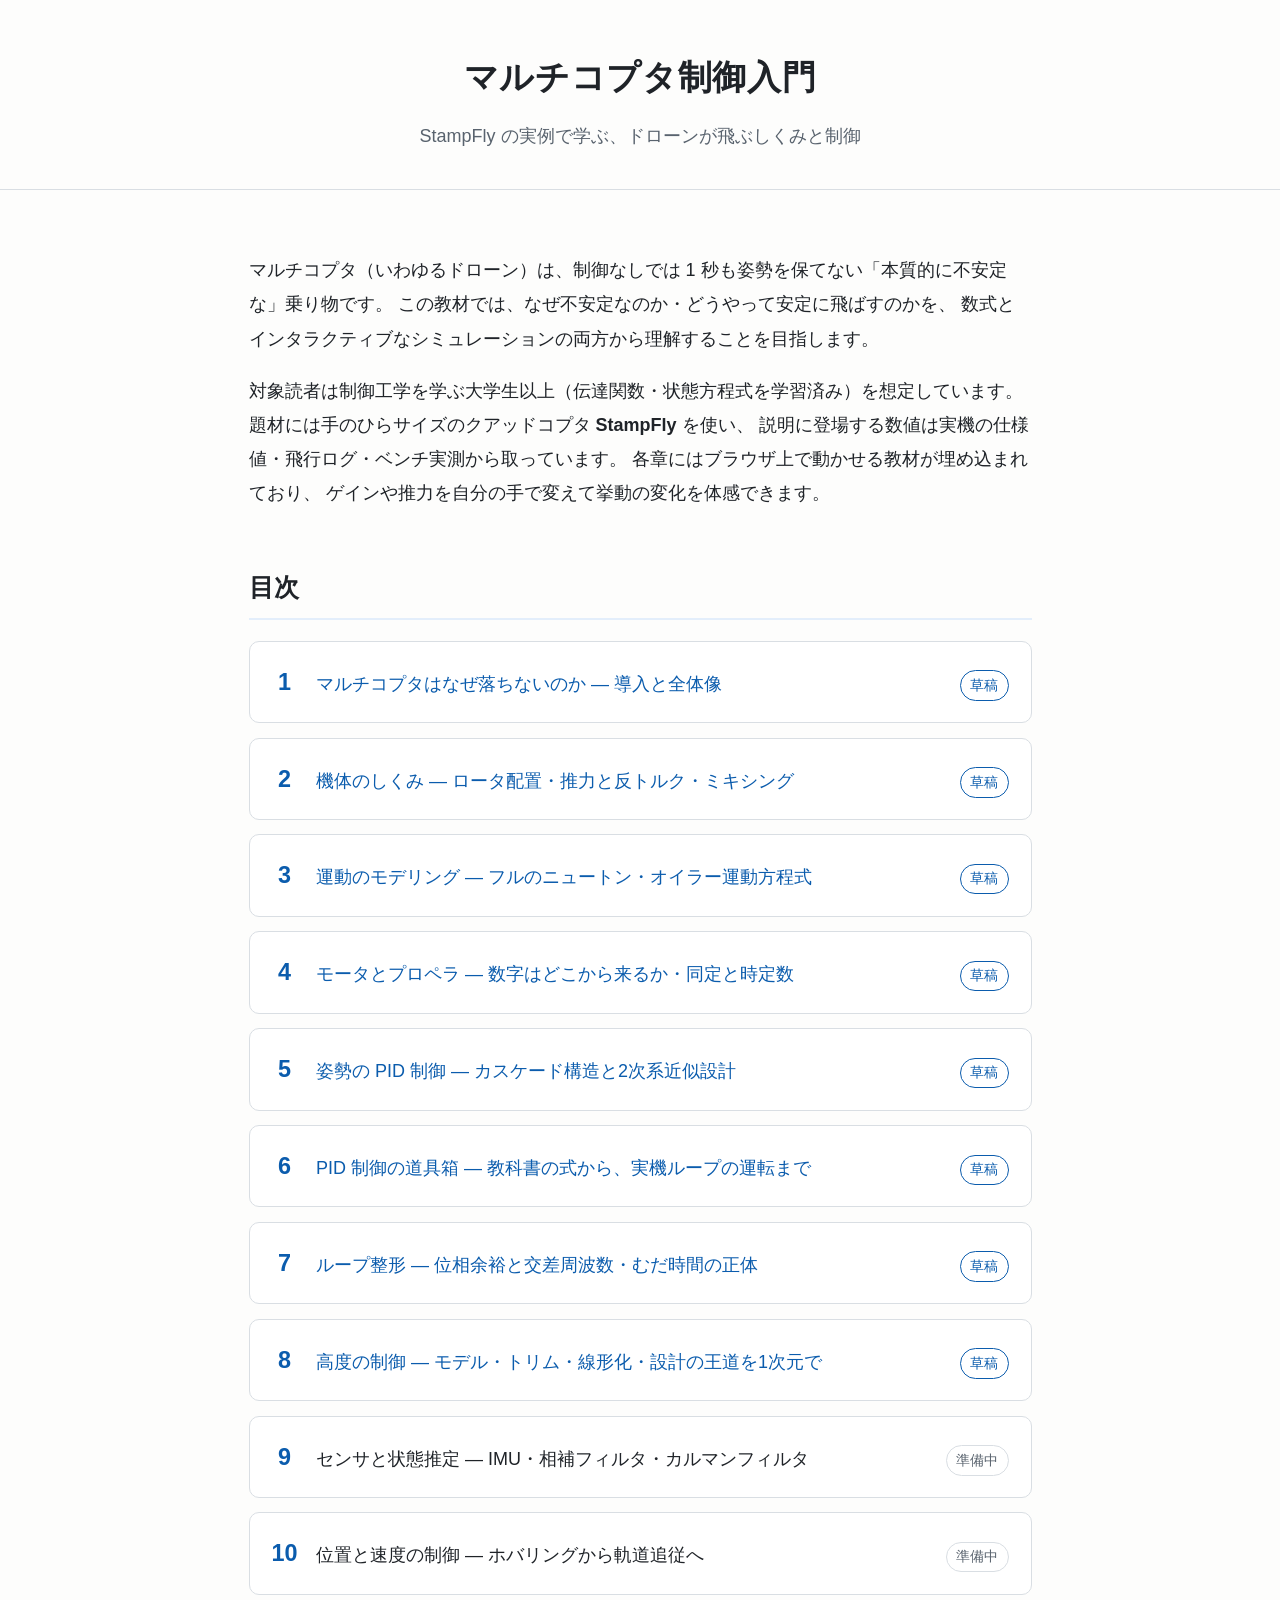
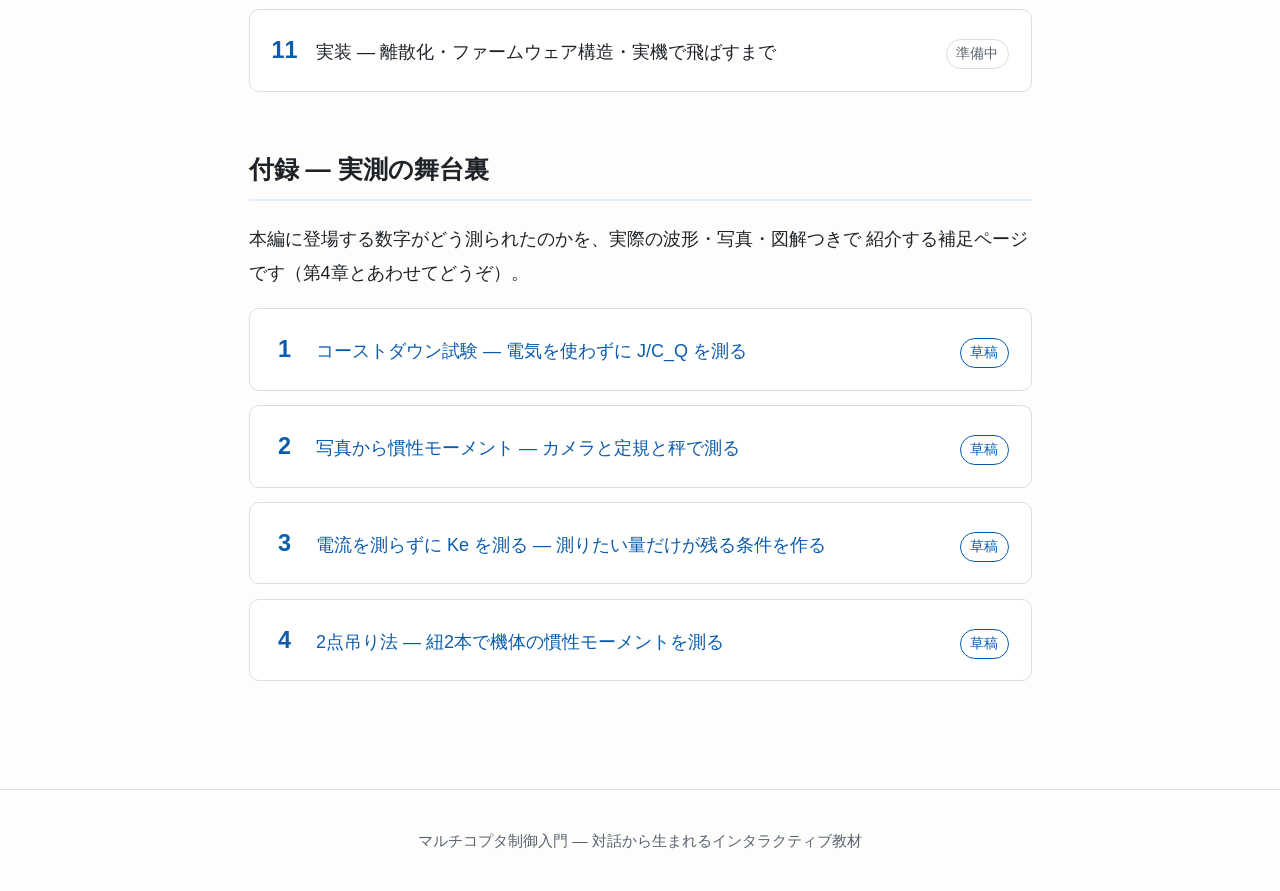
<file: index.html>
<!DOCTYPE html>
<html lang="ja">
<head>
  <meta charset="UTF-8">
  <meta name="viewport" content="width=device-width, initial-scale=1.0">
  <meta property="og:type" content="website">
  <meta property="og:site_name" content="マルチコプタ制御入門">
  <meta property="og:title" content="マルチコプタ制御入門 — StampFly の実例で学ぶ">
  <meta property="og:description" content="手のひらサイズのドローン StampFly の実測データで学ぶマルチコプタ制御。ブラウザで動くシミュレーションで、教科書の式から実機の運転まで。">
  <meta property="og:url" content="https://kouhei1970.github.io/multicopter_introduction/">
  <meta property="og:image" content="https://kouhei1970.github.io/multicopter_introduction/assets/img/ogp.jpg">
  <meta name="twitter:card" content="summary_large_image">
  <title>マルチコプタ制御入門 — StampFly の実例で学ぶ</title>
  <meta name="description" content="小型ドローン StampFly の実例とインタラクティブなシミュレーションで、モデリングから PID・状態推定・実機実装までを学ぶマルチコプタ制御の入門教材">
  <link rel="stylesheet" href="assets/css/style.css">
</head>
<body>
  <header class="site-header">
    <h1>マルチコプタ制御入門</h1>
    <p class="subtitle">StampFly の実例で学ぶ、ドローンが飛ぶしくみと制御</p>
  </header>

  <main>
    <p>
      マルチコプタ（いわゆるドローン）は、制御なしでは 1 秒も姿勢を保てない「本質的に不安定な」乗り物です。
      この教材では、なぜ不安定なのか・どうやって安定に飛ばすのかを、
      数式とインタラクティブなシミュレーションの両方から理解することを目指します。
    </p>
    <p>
      対象読者は制御工学を学ぶ大学生以上（伝達関数・状態方程式を学習済み）を想定しています。
      題材には手のひらサイズのクアッドコプタ <strong>StampFly</strong> を使い、
      説明に登場する数値は実機の仕様値・飛行ログ・ベンチ実測から取っています。
      各章にはブラウザ上で動かせる教材が埋め込まれており、
      ゲインや推力を自分の手で変えて挙動の変化を体感できます。
    </p>

    <h2>目次</h2>
    <ol class="chapter-list">
      <li><span><a href="chapters/chapter01.html">マルチコプタはなぜ落ちないのか — 導入と全体像</a></span><span class="badge wip">草稿</span></li>
      <li><span><a href="chapters/chapter02.html">機体のしくみ — ロータ配置・推力と反トルク・ミキシング</a></span><span class="badge wip">草稿</span></li>
      <li><span><a href="chapters/chapter03.html">運動のモデリング — フルのニュートン・オイラー運動方程式</a></span><span class="badge wip">草稿</span></li>
      <li><span><a href="chapters/chapter04.html">モータとプロペラ — 数字はどこから来るか・同定と時定数</a></span><span class="badge wip">草稿</span></li>
      <li><span><a href="chapters/chapter05.html">姿勢の PID 制御 — カスケード構造と2次系近似設計</a></span><span class="badge wip">草稿</span></li>
      <li><span><a href="chapters/chapter06.html">PID 制御の道具箱 — 教科書の式から、実機ループの運転まで</a></span><span class="badge wip">草稿</span></li>
      <li><span><a href="chapters/chapter07.html">ループ整形 — 位相余裕と交差周波数・むだ時間の正体</a></span><span class="badge wip">草稿</span></li>
      <li><span><a href="chapters/chapter08.html">高度の制御 — モデル・トリム・線形化・設計の王道を1次元で</a></span><span class="badge wip">草稿</span></li>
      <li><span>センサと状態推定 — IMU・相補フィルタ・カルマンフィルタ</span><span class="badge">準備中</span></li>
      <li><span>位置と速度の制御 — ホバリングから軌道追従へ</span><span class="badge">準備中</span></li>
      <li><span>実装 — 離散化・ファームウェア構造・実機で飛ばすまで</span><span class="badge">準備中</span></li>
    </ol>

    <h2>付録 — 実測の舞台裏</h2>
    <p>
      本編に登場する数字がどう測られたのかを、実際の波形・写真・図解つきで
      紹介する補足ページです（第4章とあわせてどうぞ）。
    </p>
    <ol class="chapter-list">
      <li><span><a href="appendix/appendixA.html">コーストダウン試験 — 電気を使わずに J/C_Q を測る</a></span><span class="badge wip">草稿</span></li>
      <li><span><a href="appendix/appendixB.html">写真から慣性モーメント — カメラと定規と秤で測る</a></span><span class="badge wip">草稿</span></li>
      <li><span><a href="appendix/appendixC.html">電流を測らずに Ke を測る — 測りたい量だけが残る条件を作る</a></span><span class="badge wip">草稿</span></li>
      <li><span><a href="appendix/appendixD.html">2点吊り法 — 紐2本で機体の慣性モーメントを測る</a></span><span class="badge wip">草稿</span></li>
    </ol>
  </main>

  <footer class="site-footer">
    マルチコプタ制御入門 — 対話から生まれるインタラクティブ教材
  </footer>
  <script data-goatcounter="https://kouhei1970.goatcounter.com/count"
        async src="//gc.zgo.at/count.js"></script>
</body>
</html>
</file>
<file: assets/css/style.css>
/* Common stylesheet for the multicopter introduction site
   マルチコプタ入門サイト共通スタイル */

:root {
  --bg: #fdfdfc;
  --fg: #1f2328;
  --fg-muted: #59636e;
  --accent: #0b5cad;
  --accent-soft: #e3eefb;
  --border: #d9dee3;
  --card-bg: #ffffff;
  --code-bg: #f3f4f6;
  color-scheme: light dark;
}

@media (prefers-color-scheme: dark) {
  :root {
    --bg: #14181c;
    --fg: #e6e9ec;
    --fg-muted: #9aa4ae;
    --accent: #6cb2f5;
    --accent-soft: #1d2c3e;
    --border: #333a41;
    --card-bg: #1b2126;
    --code-bg: #23292f;
  }
}

* { box-sizing: border-box; }

html {
  /* Pin the base font size so text looks the same in any environment,
     one size larger than the browser default (16px).
     基準フォントを 18px に固定: 環境（ブラウザ既定値・OS設定）によらず
     同じ大きさに見え、既定の 16px より一回り大きい。
     以下のサイズ指定はすべて rem（この基準の倍率）なので全体が連動する。 */
  font-size: 18px;
  -webkit-text-size-adjust: 100%;
  text-size-adjust: 100%;
}

body {
  margin: 0;
  background: var(--bg);
  color: var(--fg);
  font-family: "Hiragino Sans", "Noto Sans JP", "Yu Gothic UI", sans-serif;
  line-height: 1.9;
  -webkit-font-smoothing: antialiased;
}

main {
  max-width: 46rem;
  margin: 0 auto;
  padding: 2.5rem 1.25rem 5rem;
}

header.site-header {
  border-bottom: 1px solid var(--border);
  padding: 2.5rem 1.25rem 2rem;
  text-align: center;
}

header.site-header h1 {
  margin: 0 0 0.5rem;
  font-size: 1.9rem;
  letter-spacing: 0.02em;
}

header.site-header p.subtitle {
  margin: 0;
  color: var(--fg-muted);
}

h2 {
  margin-top: 3rem;
  padding-bottom: 0.3rem;
  border-bottom: 2px solid var(--accent-soft);
  font-size: 1.4rem;
}

h3 { font-size: 1.15rem; margin-top: 2.2rem; }

a { color: var(--accent); text-decoration: none; }
a:hover { text-decoration: underline; }

code {
  background: var(--code-bg);
  padding: 0.15em 0.4em;
  border-radius: 4px;
  font-size: 0.9em;
}

/* Chapter list on the landing page
   ランディングページの章リスト */
ol.chapter-list {
  list-style: none;
  counter-reset: chapter;
  padding: 0;
}

ol.chapter-list li {
  counter-increment: chapter;
  border: 1px solid var(--border);
  border-radius: 10px;
  background: var(--card-bg);
  margin: 0.8rem 0;
  padding: 1rem 1.2rem;
  display: flex;
  align-items: baseline;
  gap: 1rem;
}

ol.chapter-list li::before {
  content: counter(chapter);
  font-size: 1.3rem;
  font-weight: 700;
  color: var(--accent);
  min-width: 1.5rem;
  text-align: center;
}

.badge {
  margin-left: auto;
  font-size: 0.75rem;
  color: var(--fg-muted);
  border: 1px solid var(--border);
  border-radius: 999px;
  padding: 0.1em 0.7em;
  white-space: nowrap;
}

.badge.wip { color: var(--accent); border-color: var(--accent); }

footer.site-footer {
  border-top: 1px solid var(--border);
  color: var(--fg-muted);
  text-align: center;
  padding: 2rem 1rem;
  font-size: 0.85rem;
}
</file>
